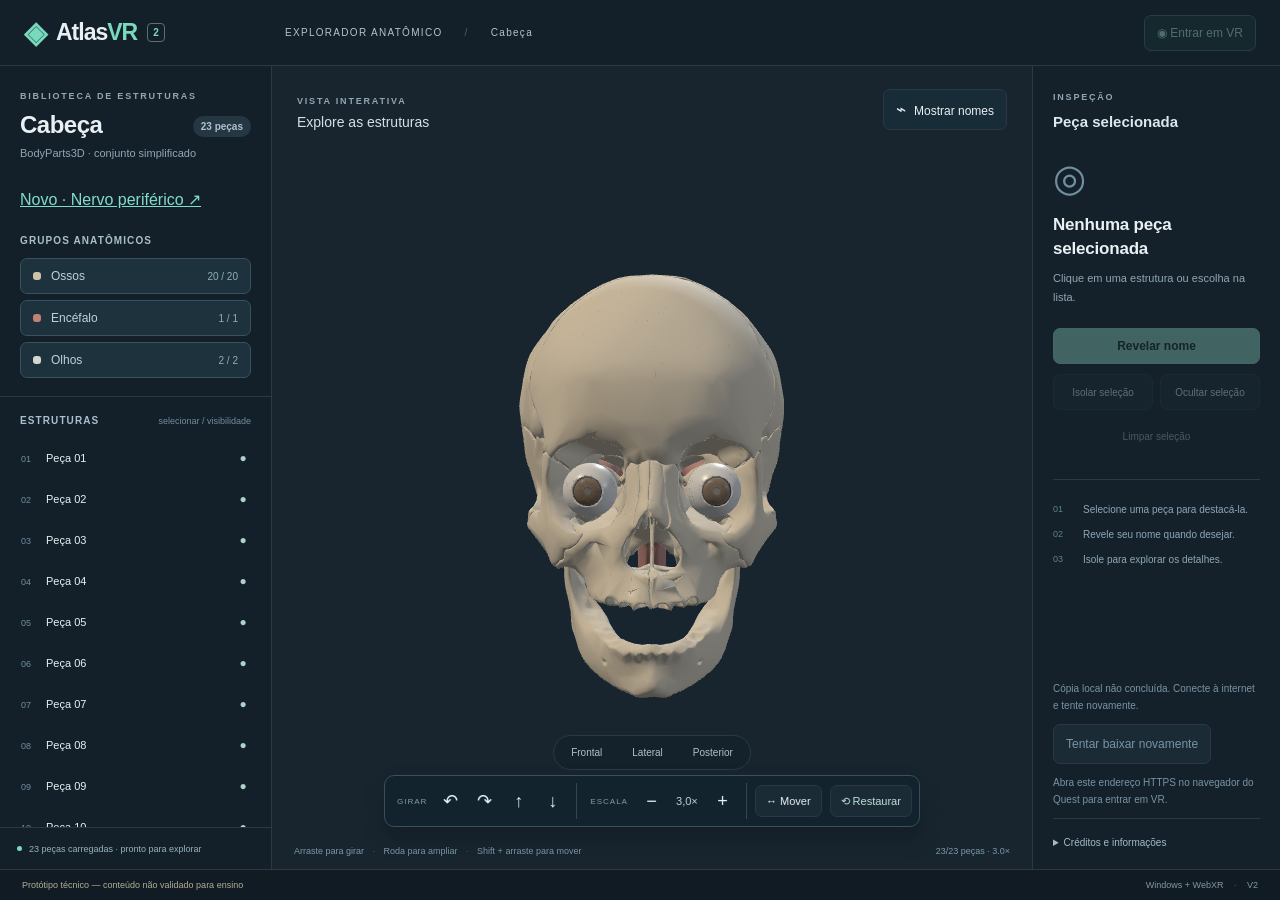
<file: index.html>
<!doctype html>
<html lang="pt-BR"><head><meta charset="utf-8"><meta name="viewport" content="width=device-width,initial-scale=1">
<title>AtlasVR 2 · Explorador anatômico</title><link rel="stylesheet" href="style-v2.css"><script src="vendor/aframe-1.7.1.min.js"></script><script src="labels.js" defer></script><script src="app.js" defer></script><script src="offline.js" defer></script></head>
<body>
<header class="app-header"><div class="brand"><span class="brand-icon">◈</span> Atlas<span>VR</span><b>2</b></div><div class="breadcrumb">EXPLORADOR ANATÔMICO <span>/</span> Cabeça</div><button id="enter-vr" class="vr">◉ Entrar em VR</button></header>
<div class="workspace">
<aside id="controls">
<div class="library-head"><div class="eyebrow">BIBLIOTECA DE ESTRUTURAS</div><h1>Cabeça <span id="part-count">23 peças</span></h1><p>BodyParts3D · conjunto simplificado</p></div>
<p style="padding:0 20px"><a href="nerve.html" style="color:#80ddcd">Novo · Nervo periférico ↗</a></p><section class="groups-section"><h2>Grupos anatômicos</h2><div id="groups"></div></section>
<div class="list-header"><h2>Estruturas</h2><span>selecionar / visibilidade</span></div><div id="parts" role="list" aria-label="Estruturas anatômicas"></div>
<div class="library-footer"><span class="ready-dot"></span><span id="status" role="status">Carregando estruturas…</span></div>
</aside>
<main id="viewport">
<div class="viewport-top"><div><span class="eyebrow">VISTA INTERATIVA</span><p id="view-title">Explore as estruturas</p></div><button class="names-button" data-action="names" title="Mostrar ou ocultar nomes (N)">Mostrar nomes</button></div>
<a-scene id="scene" embedded background="color: #18252f" renderer="antialias: true; colorManagement: true; maxCanvasWidth: 1920; maxCanvasHeight: 1920" vr-mode-ui="enabled: false" xr-mode-ui="enabled: false" webxr="referenceSpaceType: local-floor; optionalFeatures: local-floor" loading-screen="enabled: false">
<a-entity id="camera" camera="fov: 48" position="0 1.5 0" look-controls="enabled: false" wasd-controls="enabled: false"></a-entity>
<a-entity light="type: hemisphere; color: #f0f4ff; groundColor: #515a64; intensity: 0.85"></a-entity>
<a-entity light="type: directional; color: #fff3e1; intensity: 2.1" position="-3 4 2"></a-entity>
<a-entity light="type: directional; color: #dceaff; intensity: 0.65" position="3 1 1"></a-entity>
<a-entity light="type: directional; color: #e1eeff; intensity: 1.2" position="1 3 -4"></a-entity>
<a-entity id="model" position="0 1.5 -1.5" scale="3 3 3"></a-entity>
<a-entity id="mouse" cursor="rayOrigin: mouse; fuse: false" raycaster="objects: .pickable; far: 8"></a-entity>
<a-entity id="left-hand" laser-controls="hand: left; model: false" raycaster="objects: .pickable, .vr-button; far: 5; lineColor: #69e4d3"></a-entity>
<a-entity id="right-hand" laser-controls="hand: right; model: false" raycaster="objects: .pickable, .vr-button; far: 5; lineColor: #69e4d3"></a-entity>
<a-entity id="vr-left" visible="false" position="-1.05 1.45 -1.3" rotation="0 30 0"></a-entity>
<a-entity id="vr-right" visible="false" position="1.05 1.45 -1.3" rotation="0 -30 0"></a-entity>
</a-scene>
<svg id="callouts" aria-label="Nomes das estruturas na vista 3D"></svg>
<div id="label-hint" aria-live="polite"></div>
<div class="view-presets" aria-label="Orientação do modelo"><button data-action="view:front">Frontal</button><button data-action="view:left">Lateral</button><button data-action="view:back">Posterior</button></div>
<div class="model-toolbar"><div class="tool-group"><span>GIRAR</span><button data-action="yaw-" title="Girar à esquerda">↶</button><button data-action="yaw+" title="Girar à direita">↷</button><button data-action="pitch-" title="Inclinar para cima">↑</button><button data-action="pitch+" title="Inclinar para baixo">↓</button></div><div class="tool-group scale-tools"><span>ESCALA</span><button data-action="scale-" aria-label="Reduzir">−</button><output id="scale-readout">3,0×</output><button data-action="scale+" aria-label="Ampliar">+</button></div><button id="move-toggle" aria-expanded="false" aria-controls="move-controls">↔ Mover</button><button class="restore" data-action="restore" title="Restaurar cena (R)">⟲ Restaurar</button></div>
<div id="move-controls" hidden><div class="popover-title">Reposicionar o modelo</div><div class="grid"><button data-action="x-">← Esquerda</button><button data-action="x+">Direita →</button><button data-action="y+">↑ Subir</button><button data-action="y-">↓ Descer</button><button data-action="z+">Aproximar</button><button data-action="z-">Afastar</button></div></div>
<div class="viewport-footer"><span>Arraste para girar <b>·</b> Roda para ampliar <b>·</b> Shift + arraste para mover</span><span id="metrics"></span></div>
</main>
<aside id="inspector"><div class="eyebrow">INSPEÇÃO</div><h2 class="inspector-title">Peça selecionada</h2><div class="selection-symbol" aria-hidden="true">◎</div><div id="selection" aria-live="polite">Nenhuma peça selecionada</div><p id="selection-meta">Selecione no modelo ou na lista.</p><button class="primary" data-action="reveal">Revelar nome</button><div class="grid"><button data-action="isolate">Isolar seleção</button><button data-action="hide">Ocultar seleção</button></div><button class="clear-selection" data-action="deselect">Limpar seleção</button><div class="inspector-note"><span>01</span><p>Selecione uma peça para destacá-la.</p><span>02</span><p>Revele seu nome quando desejar.</p><span>03</span><p>Isole para explorar os detalhes.</p></div><div class="inspector-bottom"><p id="xr-status"></p><details><summary>Créditos e informações</summary><p>BodyParts3D © The Database Center for Life Science · CC BY 4.0. Nomes propostos, não validados.</p><a href="credits.html" target="_blank" rel="noopener">Fontes, licença e adaptações ↗</a></details></div></aside>
</div><footer class="app-footer"><span class="notice">Protótipo técnico — conteúdo não validado para ensino</span><span>Windows + WebXR <b>·</b> V2</span></footer>
</body></html>
</file>
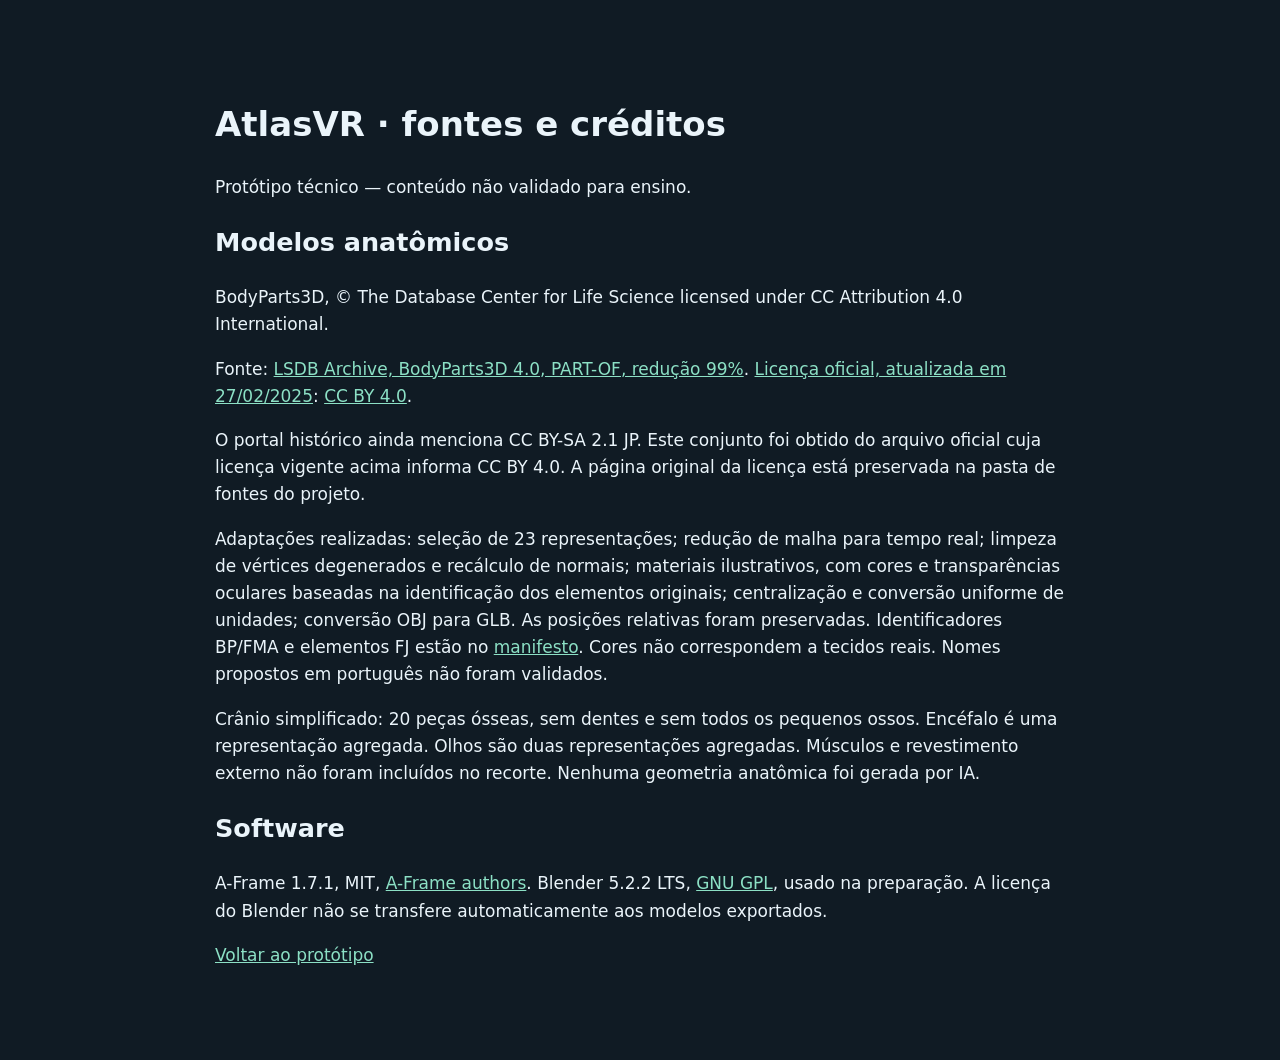
<file: credits.html>
<!doctype html><html lang="pt-BR"><meta charset="utf-8"><meta name="viewport" content="width=device-width,initial-scale=1"><title>AtlasVR · créditos</title><style>body{font:17px/1.6 system-ui;max-width:850px;margin:50px auto;padding:24px;background:#101b24;color:#eaf4fa}a{color:#8ce0c5}</style><h1>AtlasVR · fontes e créditos</h1><p>Protótipo técnico — conteúdo não validado para ensino.</p><h2>Modelos anatômicos</h2><p>BodyParts3D, © The Database Center for Life Science licensed under CC Attribution 4.0 International.</p><p>Fonte: <a href="https://dbarchive.biosciencedbc.jp/en/bodyparts3d/download.html">LSDB Archive, BodyParts3D 4.0, PART-OF, redução 99%</a>. <a href="https://dbarchive.biosciencedbc.jp/en/bodyparts3d/lic.html">Licença oficial, atualizada em 27/02/2025</a>: <a href="https://creativecommons.org/licenses/by/4.0/">CC BY 4.0</a>.</p><p>O portal histórico ainda menciona CC BY-SA 2.1 JP. Este conjunto foi obtido do arquivo oficial cuja licença vigente acima informa CC BY 4.0. A página original da licença está preservada na pasta de fontes do projeto.</p><p>Adaptações realizadas: seleção de 23 representações; redução de malha para tempo real; limpeza de vértices degenerados e recálculo de normais; materiais ilustrativos, com cores e transparências oculares baseadas na identificação dos elementos originais; centralização e conversão uniforme de unidades; conversão OBJ para GLB. As posições relativas foram preservadas. Identificadores BP/FMA e elementos FJ estão no <a href="parts.json">manifesto</a>. Cores não correspondem a tecidos reais. Nomes propostos em português não foram validados.</p><p>Crânio simplificado: 20 peças ósseas, sem dentes e sem todos os pequenos ossos. Encéfalo é uma representação agregada. Olhos são duas representações agregadas. Músculos e revestimento externo não foram incluídos no recorte. Nenhuma geometria anatômica foi gerada por IA.</p><h2>Software</h2><p>A-Frame 1.7.1, MIT, <a href="https://github.com/aframevr/aframe">A-Frame authors</a>. Blender 5.2.2 LTS, <a href="https://www.blender.org/about/license/">GNU GPL</a>, usado na preparação. A licença do Blender não se transfere automaticamente aos modelos exportados.</p><p><a href="index.html">Voltar ao protótipo</a></p></html>
</file>
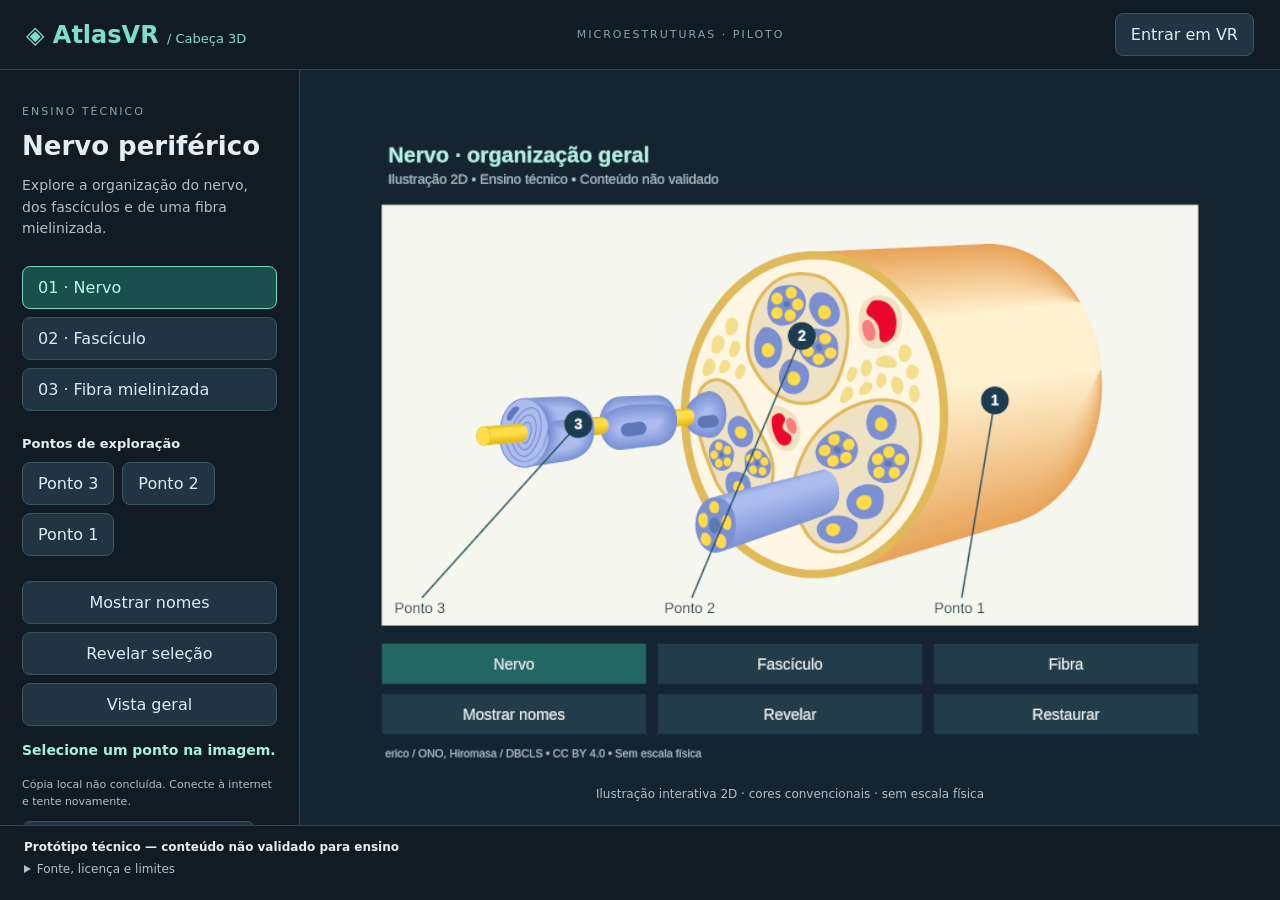
<file: nerve.html>
<!doctype html><html lang="pt-BR"><head><meta charset="utf-8"><meta name="viewport" content="width=device-width,initial-scale=1"><title>AtlasVR · Nervo periférico</title><link rel="stylesheet" href="nerve.css"><script src="vendor/aframe-1.7.1.min.js"></script><script src="nerve.js" defer></script><script src="offline.js" defer></script></head><body>
<header><a href="index.html">◈ AtlasVR <small> / Cabeça 3D</small></a><span>MICROESTRUTURAS · PILOTO</span><button id="vr">Entrar em VR</button></header>
<main><aside><p class="eyebrow">ENSINO TÉCNICO</p><h1>Nervo periférico</h1><p>Explore a organização do nervo, dos fascículos e de uma fibra mielinizada.</p><nav aria-label="Níveis de detalhe"><button data-level="0">01 · Nervo</button><button data-level="1">02 · Fascículo</button><button data-level="2">03 · Fibra mielinizada</button></nav><h2>Pontos de exploração</h2><div id="points"></div><div class="actions"><button id="names">Mostrar nomes</button><button id="reveal">Revelar seleção</button><button id="reset">Vista geral</button></div><p id="selection" role="status">Selecione um ponto na imagem.</p><p id="description"></p><div class="inspector-bottom"></div></aside>
<section id="viewer" aria-label="Ilustração interativa do nervo"><a-scene embedded background="color: #142531" renderer="antialias: true; maxCanvasWidth: 1920; maxCanvasHeight: 1920" vr-mode-ui="enabled: false" xr-mode-ui="enabled: false" loading-screen="enabled: false" webxr="referenceSpaceType: local-floor"><a-entity camera="fov: 58" position="0 1.6 0" look-controls="enabled: false" wasd-controls="enabled: false"></a-entity><a-entity cursor="rayOrigin: mouse; fuse: false" raycaster="objects: .interactive"></a-entity><a-entity laser-controls="hand: left" raycaster="objects: .interactive; far: 6"></a-entity><a-entity laser-controls="hand: right" raycaster="objects: .interactive; far: 6"></a-entity><a-entity id="board" position="0 1.6 -2.3"></a-entity></a-scene><p class="caption">Ilustração interativa 2D · cores convencionais · sem escala física</p></section></main>
<footer><strong>Protótipo técnico — conteúdo não validado para ensino</strong><details><summary>Fonte, licença e limites</summary><p>Ilustração: erico; edição: ONO, Hiromasa / DBCLS (2021). <a href="https://togotv.dbcls.jp/togopic.2021.076.html" target="_blank" rel="noopener">Transverse section of peripheral nerve</a> · <a href="https://creativecommons.org/licenses/by/4.0/" target="_blank" rel="noopener">CC BY 4.0</a>. Original preservado; enquadramentos e marcações adicionados pelo AtlasVR.</p><p>Referência dos textos: <a href="https://openstax.org/books/anatomy-and-physiology-2e/pages/13-4-the-peripheral-nervous-system" target="_blank" rel="noopener">OpenStax, Anatomia e Fisiologia 2e, 13.4</a>. Termos em português e pontos de identificação aguardam revisão docente. Esta imagem não é uma micrografia nem um modelo volumétrico; o nervo não corresponde a uma peça da cabeça.</p></details></footer></body></html>
</file>
<file: style-v2.css>
:root{color-scheme:dark;font-family:Inter,'Segoe UI',Arial,sans-serif;color:#e9f0f4;background:#111b23;--edge:#2a3944;--muted:#91a6b4;--mint:#78d9bd}*{box-sizing:border-box}body{margin:0;height:100dvh;display:flex;flex-direction:column;overflow:hidden}button{font:inherit;cursor:pointer;color:inherit;border:1px solid var(--edge);background:#1b2b36;border-radius:7px;min-height:36px;padding:9px 12px;font-size:12px;transition:background .14s,border-color .14s}button:hover{background:#2b414f;border-color:#627c89}button:focus-visible,a:focus-visible,summary:focus-visible{outline:2px solid var(--mint);outline-offset:3px}button:disabled{opacity:.36;cursor:default}button[aria-pressed=true]{color:#a9f1dd;background:#23463f;border-color:#4c9d88}a{color:var(--mint)}.app-header{height:66px;flex:none;border-bottom:1px solid var(--edge);display:flex;align-items:center;gap:30px;padding:0 24px;background:#13202a}.brand{display:flex;align-items:center;font-size:23px;font-weight:650;letter-spacing:-1px;min-width:231px}.brand>span:not(.brand-icon){color:var(--mint)}.brand-icon{font-size:30px;color:var(--mint);margin-right:10px}.brand b{font-size:10px;border:1px solid #527569;border-radius:4px;margin-left:10px;padding:3px 5px;color:var(--mint);letter-spacing:0}.breadcrumb{font-size:10px;letter-spacing:1.3px;color:#b2c2cc;flex:1}.breadcrumb span{color:#45616e;margin:0 18px}.vr{color:#bcf5e4;border-color:#4b776e;background:#1a3834}.workspace{display:flex;flex:1;min-height:0}#controls{display:flex;flex-direction:column;width:272px;flex:none;border-right:1px solid var(--edge);background:#13202a}.library-head{padding:25px 20px 15px}.eyebrow{font-size:9px;letter-spacing:1.8px;font-weight:650;color:var(--muted)}h1{font-size:24px;margin:10px 0 8px;font-weight:550;letter-spacing:-.5px}h1 span{font-size:10px;letter-spacing:0;color:#afc1cc;background:#253743;border-radius:20px;padding:5px 8px;float:right;margin-top:5px}.library-head p{font-size:11px;color:var(--muted);margin:0}h2{font-size:10px;text-transform:uppercase;font-weight:600;letter-spacing:1.1px;color:#a9bfcc;margin:0}.groups-section{padding:10px 20px 18px;border-bottom:1px solid var(--edge)}#groups{display:flex;flex-direction:column;gap:6px;margin-top:12px}#groups button{text-align:left;display:flex;align-items:center;gap:10px;padding:10px 12px;background:transparent;border-color:var(--edge);color:#c0d0d9}#groups button:before{content:'';width:8px;height:8px;border-radius:3px;background:#cdc3ab;flex:none}#groups button[data-action='group:encefalo']:before{background:#c18276}#groups button[data-action='group:olhos']:before{background:#d4d6cf}#groups button:after{content:attr(data-count);margin-left:auto;font-size:10px;color:#90aeb8}#groups button[aria-pressed=true]{background:#1e323d;border-color:#39515e}#groups button[aria-pressed=false]{opacity:.6}.list-header{display:flex;align-items:center;justify-content:space-between;padding:18px 20px 10px}.list-header span{font-size:9px;color:#718d9d}#parts{overflow-y:auto;flex:1;min-height:80px;padding:0 10px 12px;scrollbar-width:thin;scrollbar-color:#3b5261 transparent}.part{display:flex;align-items:stretch;gap:2px;margin:2px 0;border-radius:6px;border:1px solid transparent}.part:has(.pick[aria-pressed=true]){background:#21443d;border-color:#427969}.part button{border:0;background:transparent;min-height:37px}.part .pick{flex:1;text-align:left;font-size:11px;padding:9px 10px}.part .pick:before{content:attr(data-number);display:inline-block;font-size:9px;color:#718e9e;width:25px}.part .pick[aria-pressed=true]{color:#b3f4df;background:transparent}.part .eye{width:34px;padding:7px;color:#66808e}.part .eye[aria-pressed=true]{color:#afd1c8;background:transparent}.part:has(.eye[aria-pressed=false]) .pick{color:#738793}.library-footer{font-size:9px;color:#97b3bf;border-top:1px solid var(--edge);padding:14px 17px;display:flex;gap:7px;align-items:center;min-height:42px}.ready-dot{width:5px;height:5px;border-radius:100%;background:var(--mint);flex:none}main{position:relative;flex:1;min-width:0;overflow:hidden;background:#18252f}a-scene{width:100%;height:100%}.viewport-top{position:absolute;top:23px;left:25px;right:25px;display:flex;align-items:center;justify-content:space-between;z-index:3;pointer-events:none}.viewport-top p{margin:6px 0 0;font-size:14px;color:#d3e0e7}.viewport-top button{pointer-events:auto;background:#182c37}.names-button:before{content:'⌁';font-size:17px;margin-right:8px}#callouts{position:absolute;inset:0;width:100%;height:100%;pointer-events:none;z-index:2;overflow:hidden}.callout path{fill:none;stroke:#91b5bd;stroke-width:1;opacity:.75}.callout circle{fill:#d9e9e8;stroke:#1b3139;stroke-width:1}.callout rect{fill:#14252eea;stroke:#3c5763;stroke-width:1}.callout text{font-size:11px;font-family:'Segoe UI',Arial,sans-serif;fill:#d7e8ee}.callout.selected path,.callout.selected rect{stroke:#83e8c9;opacity:1}.callout.selected text{fill:#b6ffe7}.callout.selected circle{fill:#83e8c9}.callout.occluded path{stroke-dasharray:3 3}.callout{pointer-events:none}#label-hint{position:absolute;left:25px;right:25px;bottom:142px;z-index:3;font-size:10px;color:#9bb4bf;text-align:center;pointer-events:none}.view-presets{position:absolute;bottom:99px;left:50%;transform:translateX(-50%);display:flex;gap:2px;background:#14232bdf;border:1px solid var(--edge);border-radius:25px;padding:3px;z-index:4}.view-presets button{background:none;border:0;border-radius:20px;color:#aec1cb;font-size:10px;min-height:27px;padding:6px 14px}.model-toolbar{display:flex;align-items:center;justify-content:center;gap:8px;position:absolute;z-index:5;bottom:42px;left:50%;transform:translateX(-50%);padding:7px;background:#14242eee;backdrop-filter:blur(10px);border:1px solid #39505f;border-radius:10px;box-shadow:0 12px 25px #0003;white-space:nowrap}.tool-group{display:flex;align-items:center;gap:3px;border-right:1px solid #364852;padding-right:8px}.tool-group>span{font-size:8px;letter-spacing:1px;color:#829fad;padding:0 5px}.tool-group button{min-width:31px;padding:5px 7px;background:transparent;border:0;font-size:18px}.tool-group button:hover{background:#2c424e}#scale-readout{font-size:11px;min-width:34px;text-align:center;color:#c0d5df}.model-toolbar>button{font-size:11px;min-height:32px;padding:7px 10px}.restore{color:#bce4db}.viewport-footer{position:absolute;bottom:13px;left:22px;right:22px;display:flex;justify-content:space-between;color:#7c99a9;font-size:9px;pointer-events:none;gap:12px}.viewport-footer b{font-weight:400;color:#496775;padding:0 6px}#move-controls{position:absolute;bottom:96px;left:50%;transform:translateX(-5%);width:260px;padding:17px;z-index:6;background:#182d39;border:1px solid #52717d;border-radius:9px;box-shadow:0 10px 40px #0005}.popover-title{font-size:12px;margin-bottom:12px;color:#bed3df}.grid{display:grid;grid-template-columns:1fr 1fr;gap:7px}#inspector{width:248px;flex:none;padding:26px 20px 18px;background:#14212b;border-left:1px solid var(--edge);display:flex;flex-direction:column}.inspector-title{font-size:15px;letter-spacing:0;text-transform:none;color:#dce8ed;margin:11px 0 26px}.selection-symbol{font-size:38px;color:#718f9e;height:57px}body.has-selection .selection-symbol{color:var(--mint)}#selection{font-size:17px;line-height:1.4;min-height:48px;font-weight:550;letter-spacing:-.2px}#selection-meta{font-size:11px;line-height:1.7;color:var(--muted);margin:8px 0 22px;min-height:35px}#inspector .primary{background:#90d8c2;color:#102c29;font-weight:600;margin-bottom:10px;border-color:#96dfc9}#inspector .grid button{font-size:10px;padding:10px 5px}.clear-selection{background:none;border:none;font-size:10px;color:#a2b9c6;margin-top:8px}.inspector-note{display:grid;grid-template-columns:21px 1fr;gap:9px;margin-top:25px;border-top:1px solid var(--edge);padding-top:22px}.inspector-note span{font-size:9px;color:#5d8292;padding-top:2px}.inspector-note p{font-size:10px;line-height:1.6;margin:0;color:#8ea7b6}.inspector-bottom{margin-top:auto;padding-top:24px;font-size:10px;color:#7993a3;line-height:1.7}details{border-top:1px solid var(--edge);padding-top:15px;font-size:10px}summary{cursor:pointer;color:#a3bac8}.app-footer{height:31px;flex:none;background:#101b23;border-top:1px solid var(--edge);display:flex;align-items:center;justify-content:space-between;padding:0 22px;font-size:9px;color:#8199a7}.notice{color:#b4ad97}.app-footer b{font-weight:400;margin:0 8px;color:#475e6b}.immersive .app-header,.immersive #controls,.immersive #inspector,.immersive .app-footer,.immersive .viewport-top,.immersive #callouts,.immersive #label-hint,.immersive .view-presets,.immersive .model-toolbar,.immersive .viewport-footer,.immersive #move-controls{display:none}.immersive .workspace,.immersive main{width:100vw;height:100vh}
@media(max-width:1250px){#controls{width:235px}#inspector{width:216px;padding:24px 16px}.brand{min-width:185px}.tool-group>span{display:none}.model-toolbar{gap:4px}.tool-group{padding-right:4px}.viewport-footer>span:first-child{max-width:70%;font-size:8px}.viewport-top{left:19px;right:19px}.viewport-top p{font-size:12px}.names-button{padding:8px;font-size:10px}}
@media(max-width:950px){#inspector{width:190px;padding:22px 13px}#controls{width:208px}.breadcrumb{letter-spacing:.5px;font-size:9px}.brand{min-width:150px}.model-toolbar{flex-wrap:wrap;width:max-content;max-width:96%;justify-content:center}.view-presets{bottom:133px}#label-hint{bottom:173px}.viewport-top p{display:none}.library-head{padding-left:15px}.groups-section{padding-left:15px;padding-right:15px}.list-header{padding-left:15px;padding-right:15px}.list-header span{display:none}.viewport-footer>span:first-child{display:none}}
@media(max-width:700px){body{overflow:auto;height:auto;min-height:100dvh}.app-header{height:56px;padding:0 14px}.brand{font-size:20px;min-width:0}.brand-icon{font-size:25px}.breadcrumb{display:none}.app-header .vr{margin-left:auto}.workspace{display:grid;grid-template-columns:1fr 1fr;min-height:0}main{grid-column:1/3;grid-row:1;height:60dvh;min-height:420px}#controls{width:auto;grid-column:1;grid-row:2;max-height:500px;border-top:1px solid var(--edge)}#inspector{width:auto;grid-column:2;grid-row:2;border-top:1px solid var(--edge)}#parts{min-height:140px}.inspector-note{display:none}.library-head{padding-top:16px}.library-head h1{font-size:20px}.groups-section{padding-top:6px}.viewport-top p{display:block}.model-toolbar{flex-wrap:nowrap;bottom:32px;gap:3px}.model-toolbar .tool-group button{min-width:24px;font-size:15px}.model-toolbar>button{font-size:10px;padding:6px}.view-presets{bottom:82px}#label-hint{bottom:118px;font-size:9px}.viewport-footer{bottom:10px}.app-footer{height:auto;min-height:34px;gap:12px;padding:8px 14px;font-size:8px}.app-footer>span:last-child{display:none}.immersive .workspace{display:block}.immersive main{height:100dvh}.selection-symbol{font-size:28px;height:44px}#selection{font-size:15px}}
</file>
<file: nerve.css>
:root{color-scheme:dark;font-family:system-ui,sans-serif;color:#e4edf2;background:#101b24}*{box-sizing:border-box}body{margin:0}header{height:70px;display:flex;align-items:center;justify-content:space-between;padding:0 26px;border-bottom:1px solid #314350}a{color:#80ddcd}header>a{font-size:24px;text-decoration:none;font-weight:700}small{font-size:13px;font-weight:400}header>span,.eyebrow{font-size:11px;letter-spacing:2px;color:#87a3b5}button{font:inherit;color:#dcebf3;background:#203541;border:1px solid #3b5564;border-radius:8px;padding:11px 15px;cursor:pointer}button:hover,button:focus-visible{background:#345563;outline:2px solid #80ddcd}button[aria-pressed=true]{background:#194f4d;border-color:#71d9c6;color:#baf7e8}main{display:grid;grid-template-columns:300px 1fr;min-height:550px;height:calc(100vh - 145px)}aside{padding:22px;overflow:auto;border-right:1px solid #314350}h1{font-size:26px;margin:10px 0}h2{font-size:13px;margin-top:25px}p{font-size:14px;line-height:1.55;color:#acc1ce}nav{display:grid;gap:8px;margin-top:26px}nav button{text-align:left}#points{display:flex;gap:8px;flex-wrap:wrap}.actions{display:grid;gap:8px;margin-top:25px}#selection{color:#a9f0df;font-weight:650}#viewer{position:relative;min-width:0}a-scene{height:100%;width:100%}.caption{position:absolute;bottom:9px;left:0;width:100%;text-align:center;pointer-events:none;font-size:12px}footer{padding:14px 24px;border-top:1px solid #314350;font-size:12px}details{margin-top:8px;color:#acc1ce}summary{cursor:pointer}#offline-status{font-size:11px}#test-report{white-space:pre-wrap} @media(max-width:760px){header>span{display:none}header{padding:0 12px}main{display:flex;flex-direction:column;height:auto}aside{order:2}#viewer{height:420px}nav{grid-template-columns:1fr 1fr 1fr}nav button{font-size:12px;padding:9px}header>a{font-size:19px}}
</file>
